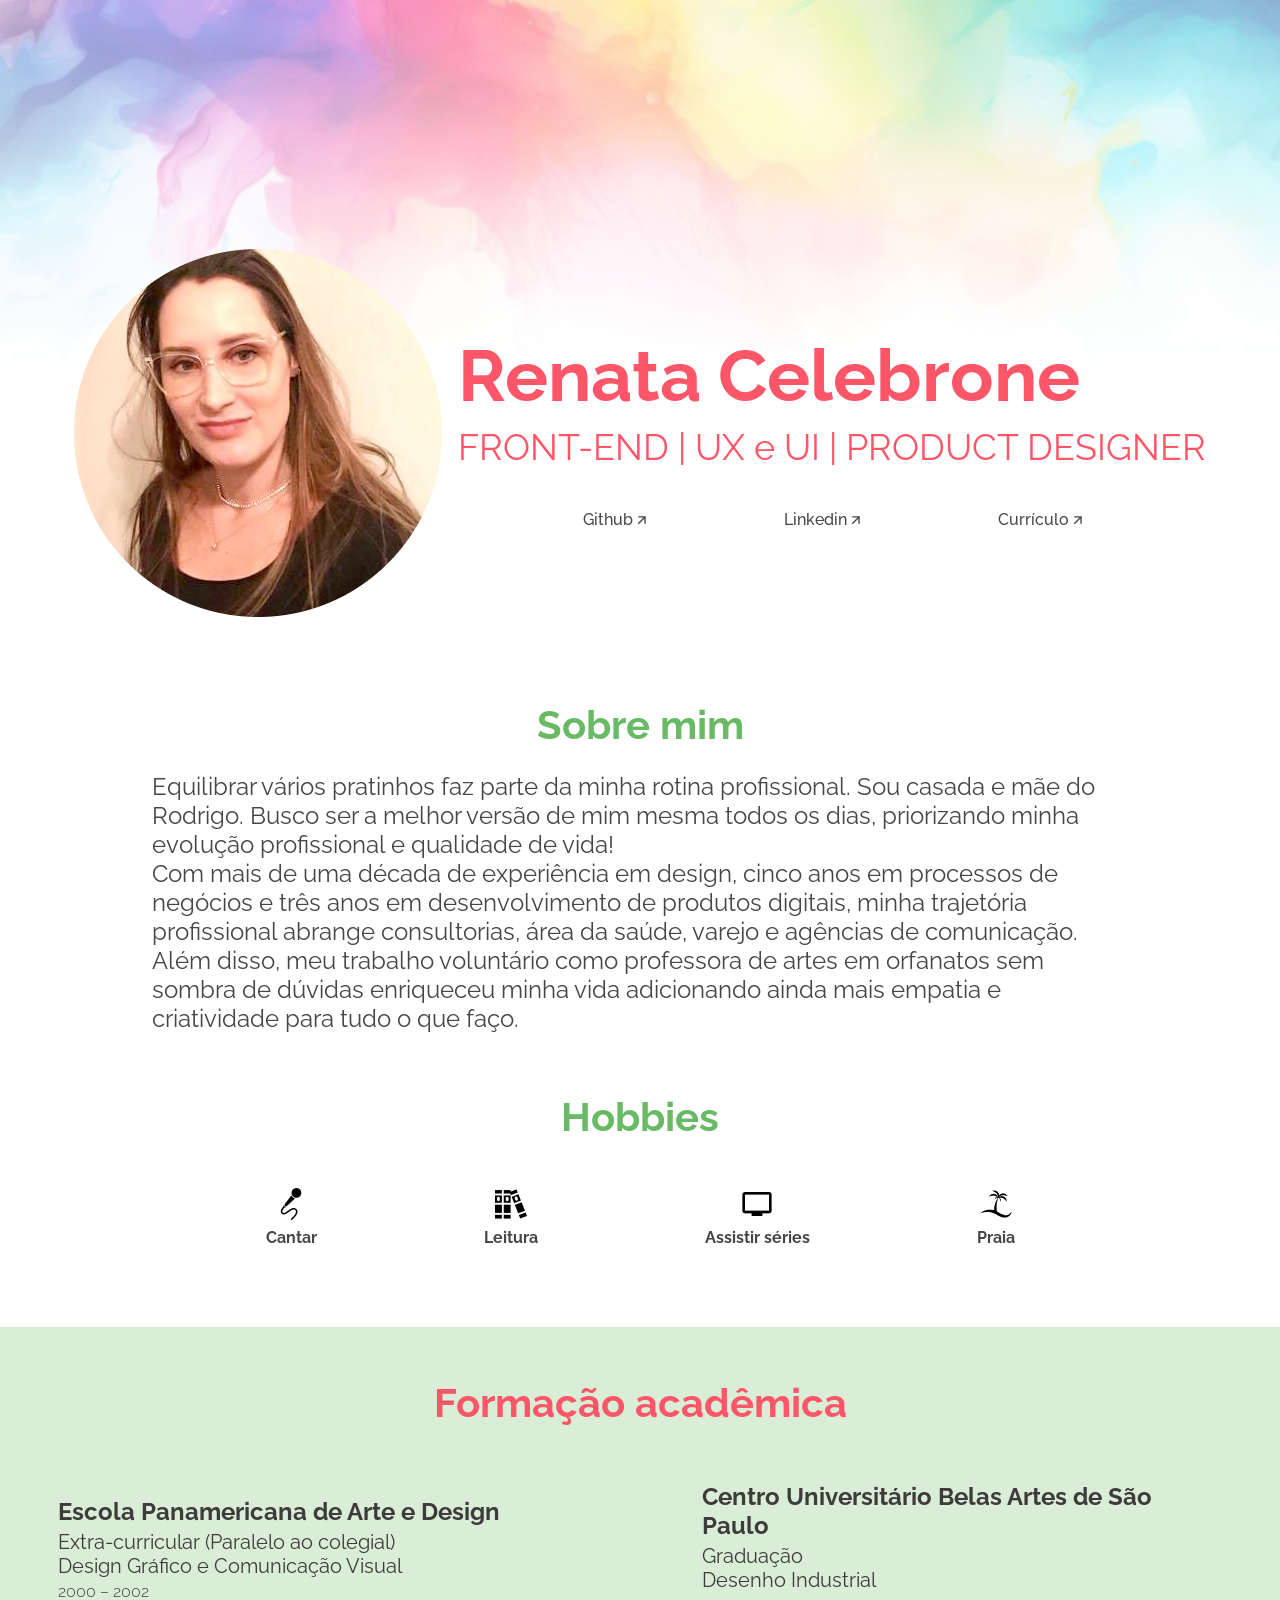
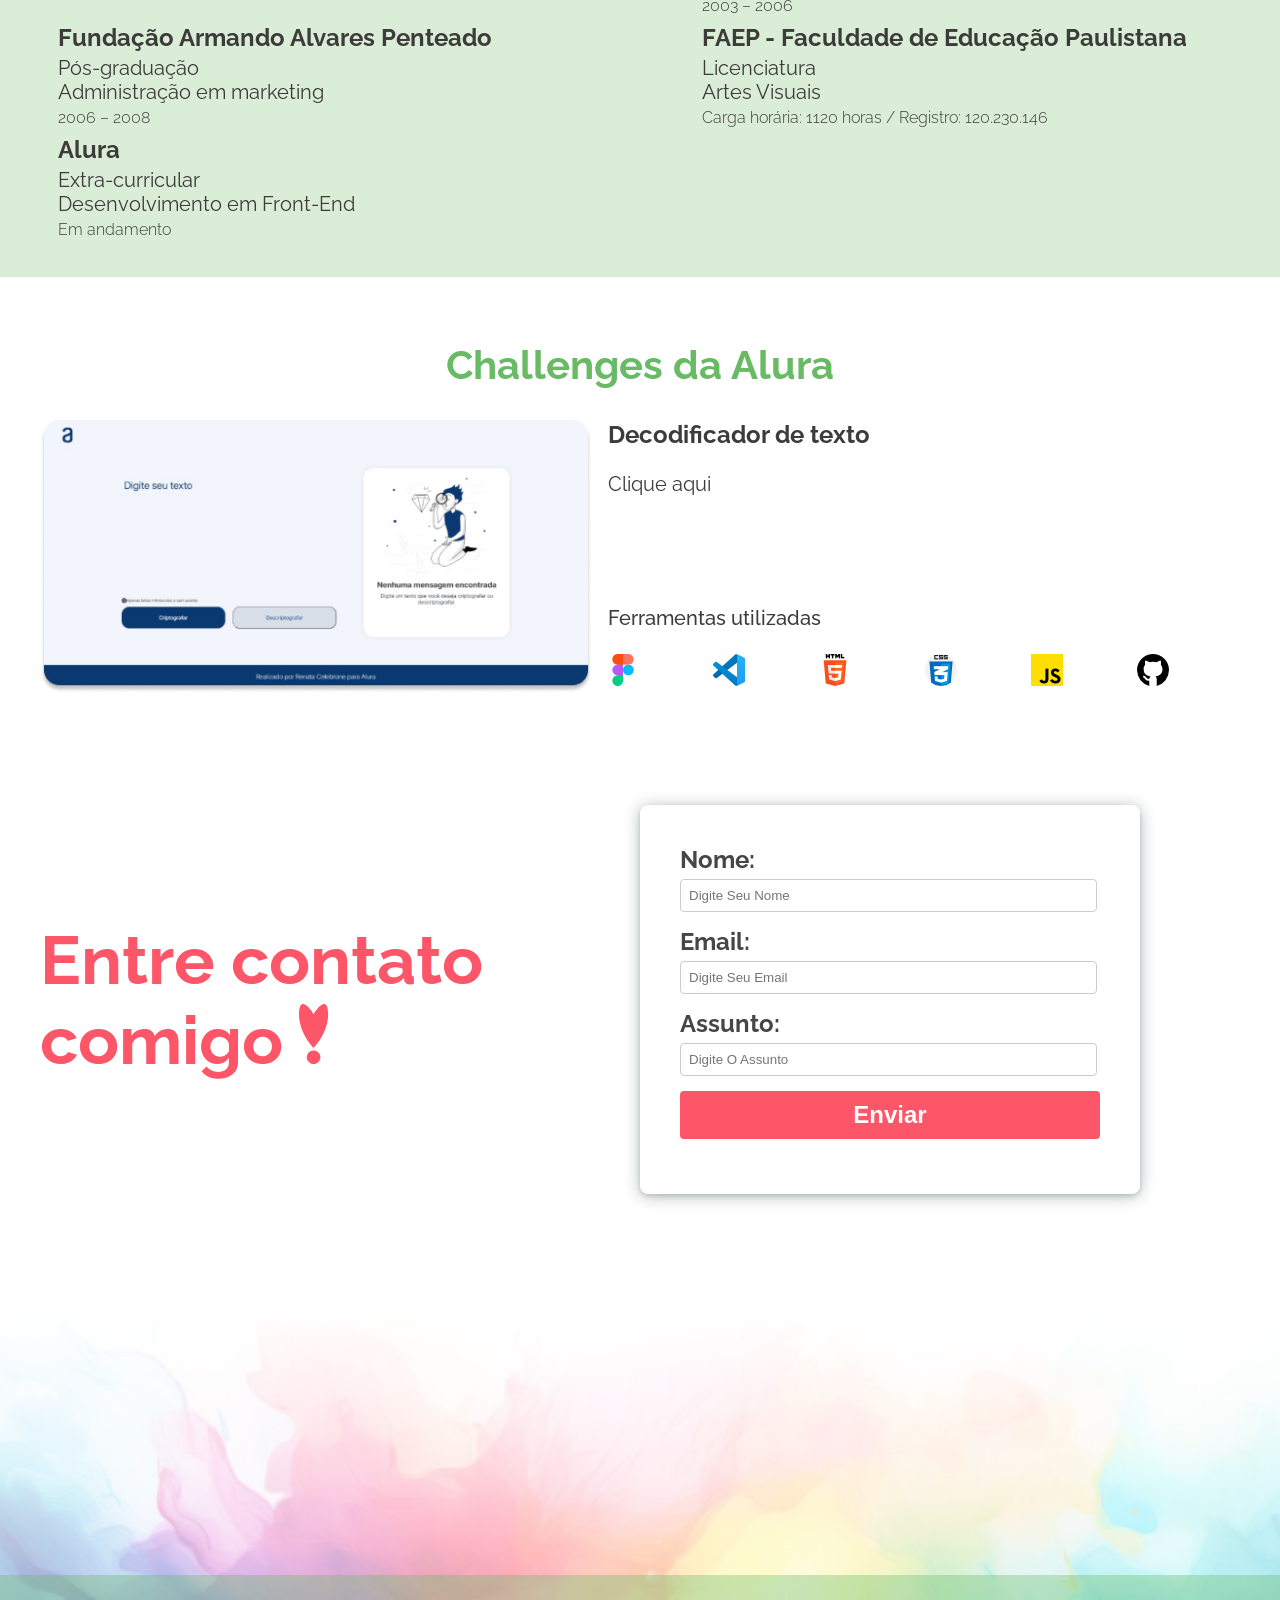
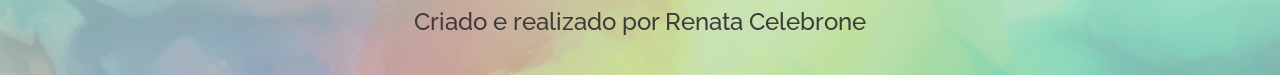
<file: index.html>
<!DOCTYPE html>
<html lang="pt">

<head>
    <meta charset="UTF-8">
    <meta http-equiv="X-UA-Compatible" content="IE=edge">
    <meta name="viewport" content="width=device-width, initial-scale=1.0">
    <link rel="stylesheet" href="style.css">
    <title>Portifolio challenge by Re</title>
</head>


<!-- Cabeçalho -->

<body>
    <header class="cabecalho">
        <div class="cabecalho__fundo"></div> <!-- Fundo separado para o background -->
        <div class="cabecalho__conteudo container">
            <img class="cabecalho__conteudo__foto" src="img/foto Re.png" alt="Imagem da Renata">
            <section class="cabecalho__conteudo__dados">
                <h1 class="cabecalho__conteudo__dados__titulo">Renata Celebrone</h1>
                <h2 class="cabecalho__conteudo__dados__subtitulo">FRONT-END | UX e UI | PRODUCT DESIGNER</h2>
                <nav class="social__links">
                    <a href="https://github.com/ReCelebrone">Github <img src="assets/arrow.png"
                            alt="Imagem de uma seta"></a>
                    <a href="https://www.linkedin.com/in/renata-celebrone1507/">Linkedin <img src="assets/arrow.png"
                            alt="Imagem de uma seta"></a>
                    <a href="">Currículo <img src="assets/arrow.png" alt="Imagem de uma seta"></a>
                </nav>
            </section>
        </div>

        <!-- Sobre mim -->
        <div class="sobremim">
            <h1 class="sobremim__titulo">Sobre mim</h1>
            <p class="sobremim__texto">Equilibrar vários pratinhos faz parte da minha rotina profissional.
                Sou casada e mãe do Rodrigo. Busco ser a melhor versão de mim mesma todos os dias,
                priorizando minha evolução profissional e qualidade de vida!<br>
                Com mais de uma década de experiência em design, cinco anos em processos de negócios e
                três anos em desenvolvimento de produtos digitais, minha trajetória profissional abrange
                consultorias, área da saúde, varejo e agências de comunicação.
                Além disso, meu trabalho voluntário como professora de artes em orfanatos sem sombra de
                dúvidas enriqueceu minha vida adicionando ainda mais empatia e criatividade para tudo o
                que faço.</p>
        </div>
    </header>

    <!-- Hobbies -->
    <section class="hobbies">
        <div>
            <h2 class="hobbies__titulo">Hobbies</h2>
            <ul class="hobbies__lista">
                <li class="hobbies__elemento">
                    <img class="hobbies__icone" src="assets/mic icone.png" alt="Imagem de um microfone">
                    <p class="hobbies__nome">Cantar</p>
                </li>
                <li class="hobbies__elemento">
                    <img class="hobbies__icone" src="assets/leitura icone.png" alt="Imagem de um livro">
                    <p class="hobbies__nome">Leitura</p>
                </li>
                <li class="hobbies__elemento">
                    <img class="hobbies__icone" src="assets/tv icone.png" alt="Imagem de uma televisão">
                    <p class="hobbies__nome">Assistir séries</p>
                </li>
                <li class="hobbies__elemento">
                    <img class="hobbies__icone" src="assets/praia icone.png" alt="Imagem de um coqueiro">
                    <p class="hobbies__nome">Praia</p>
                </li>
            </ul>
        </div>
    </section>

    <!-- Formação acadêmica -->
    <section class="formacao">
        <div class="formacao__fundo">
            <div class="formacao__conteudo">
                <h1 class="formacao__titulo">Formação acadêmica</h1>
                <ul class="formacao__lista">
                    <li class="formacao__elemento">
                        <h2 class="formacao__instituicao">Escola Panamericana de Arte e Design</h2>
                        <p class="formacao__descricao">Extra-curricular (Paralelo ao colegial)<br>
                            Design Gráfico e Comunicação Visual</p>
                        <p class="formacao__datas">2000 – 2002</p>
                    </li>
                    <li class="formacao__elemento">
                        <h2 class="formacao__instituicao">Centro Universitário Belas Artes de São Paulo</h2>
                        <p class="formacao__descricao">Graduação<br>
                            Desenho Industrial</p>
                        <p class="formacao__datas">2003 – 2006</p>
                    </li>
                    <li class="formacao__elemento">
                        <h2 class="formacao__instituicao">Fundação Armando Alvares Penteado</h2>
                        <p class="formacao__descricao">Pós-graduação<br>
                            Administração em marketing</p>
                        <p class="formacao__datas">2006 – 2008</p>
                    </li>
                    <li class="formacao__elemento">
                        <h2 class="formacao__instituicao">FAEP - Faculdade de Educação Paulistana</h2>
                        <p class="formacao__descricao">Licenciatura<br>
                            Artes Visuais</p>
                        <p class="formacao__datas">Carga horária: 1120 horas / Registro: 120.230.146</p>
                    </li>
                    <li class="formacao__elemento">
                        <h2 class="formacao__instituicao">Alura</h2>
                        <p class="formacao__descricao">Extra-curricular<br>
                            Desenvolvimento em Front-End</p>
                        <p class="formacao__datas">Em andamento</p>
                    </li>
                </ul>
            </div>
        </div>

    </section>

    <!-- Challenges Alura -->
    <div class="challenge__alura">
        <h1 class="challenge__alura__titulo">Challenges da Alura</h1>
        <div class="challenge__alura__conteudo container">
            <img class="challenge__alura__img" src="img/challenge decodificador img.png" alt="Imagem do desafio">
            <section class="challenge__alura__dados">
                <h2 class="challenge__subtitulo">Decodificador de texto</h2>
                <a href="https://github.com/ReCelebrone/decodificador">Clique aqui</a>
                <nav class="ferramentas-utilizadas">
                    <p class="ferramentas-utilizadas__texto">Ferramentas utilizadas</p>
                    <ul class="icone__container">
                        <li class="icone__elemento">
                            <img class="icone" src="assets/Figma icone.png" alt="Ícone figma">
                        </li>
                        <li class="icone__elemento">
                            <img class="icone" src="assets/vscode.png" alt="Ícone visual studio">
                        </li>
                        <li class="icone__elemento">
                            <img class="icone" src="assets/Html 5 icone.png" alt="Ícone html5">
                        </li>
                        <li class="icone__elemento">
                            <img class="icone" src="assets/Css icone.png" alt="Ícone css">
                        </li>
                        <li class="icone__elemento">
                            <img class="icone" src="assets/Js icone.png" alt="Ícone javascript">
                        </li>
                        <li class="icone__elemento">
                            <img class="icone" src="assets/github icone.png" alt="Ícone github">
                        </li>
                    </ul>
                </nav>
            </section>
        </div>
    </div>

    <!--Contato-->
    <section class="contato">
        <div class="contato__container container">
            <div class="contato__conteudo__titulo">
                <h3 class="contato__titulo">
                    Entre contato comigo <svg width="30" height="60" viewBox="0 0 30 60" fill="none" xmlns="http://www.w3.org/2000/svg">
                        <path d="M29.0782 8.27347C28.2266 -7.35639 19.0074 2.5989 14.5646 10.1416C10.1228 2.5989 0.911948 -7.35639 0.0549055 8.27347C-1.03862 28.3894 14.5646 43.9776 14.5646 43.9776C14.5646 43.9776 30.165 28.3913 29.0782 8.27347Z" fill="#FD5668"/>
                        <path d="M14.5668 46.4053C18.3213 46.4053 21.3635 49.4471 21.3635 53.2029C21.3635 56.9561 18.3216 60.0002 14.5668 60.0002C10.8127 60.0002 7.76953 56.9564 7.76953 53.2029C7.76953 49.4471 10.8127 46.4053 14.5668 46.4053Z" fill="#FD5668"/>
                        </svg>
                </h3>
            </div>
            <div class="formulario-container">
                <form action="#" method="post">
                    <div class="campo">
                        <label for="nome">Nome:</label>
                        <input type="text" id="nome" name="nome" required placeholder="Digite Seu Nome">
                    </div>
                    <div class="campo">
                        <label for="email">Email:</label>
                        <input type="email" id="email" name="email" required placeholder="Digite Seu Email">
                    </div>
                    <div class="campo">
                        <label for="assunto">Assunto:</label>
                        <input type="text" id="assunto" name="assunto" required placeholder="Digite O Assunto">
                    </div>
                    <div class="campo">
                        <button type="submit" class="botao">Enviar</button>
                    </div>
                </form>
            </div>
    </section>





    <!-- Rodapé -->
    <footer class="rodape">
        <div class="rodape__fundo"></div>
        <div class="rodape__retangulo">
            <p class="rodape__texto">Criado e realizado por Renata Celebrone</p>
        </div>
    </footer>
</body>
</file>
<file: style.css>
/* Fonte do Projeto Raleway */
@import url('https://fonts.googleapis.com/css2?family=Raleway:ital,wght@0,100..900;1,100..900&display=swap');

* {
    margin: 0;
    padding: 0;
}

/* Background da tela toda*/

body {
    width: 100%;
    background-color: #fff;
    overflow: scroll;
    align-content: center;
}

.container {
    max-width: 1200px;
}

/*Cabeçalho*/

.cabecalho {
    display: flex;
    flex-direction: column;
    align-items: center;
    width: 100%;
    padding-top: 0;
    margin: 0 auto;
}

.cabecalho__fundo {
    display: flex;
    width: 100%;
    height: 421px;
    align-items: center;
    position: absolute;
    background-image: url('img/aquarela img superior.png');
    background-size: cover;
    background-position: center;
    z-index: 0;
}

.cabecalho__conteudo {
    display: flex;
    flex-direction: row;
    /*width: 100%;*/
    margin-top: 225px;
    align-items: center;
    z-index: 1;
    padding: 1.5rem 1rem; /*Topo, Direita, Abaixo, Esquerda*/
}

.cabecalho__conteudo__foto {
    width: 368px;
    height: 368px;
}

.cabecalho__conteudo__dados {
    display: flex;
    flex-direction: column;
    width: 100%; /*747px*/
    height: 201px;
    margin-left: 16px;
}

.cabecalho__conteudo__dados__titulo {
    width: 90%;
    font-family: "Raleway", sans-serif;
    font-size: 72px;
    font-weight: 700;
    color: #FD5668;
    text-align: left;
}

.cabecalho__conteudo__dados__subtitulo {
    width: 100%;
    font-family: "Raleway", sans-serif;
    font-size: 36px;
    font-weight: 400;
    color: #FD5668;
    text-align: left;
    margin-top: 8px;   
}

/*Redes sociais links*/

.social__links {
    display: flex;
    flex-direction: row;
    width: 100%;
    justify-content: center;
    gap: 130px;
    margin-top: 38px;
}

.social__links a {
    font-family: "Raleway", sans-serif;
    font-size: 16px;
    font-weight: 500;
    color: #464646;
    text-decoration: none;
    padding: 4px;
}

.social__links a:hover {
    color: #68BA65;
}

/*Sobre mim*/

.sobremim {
    display: flex;
    flex-direction: column;
    width: 100%;
    margin-top: 60px;
    align-items: center;
}

.sobremim__titulo {
    width: 100%;
    height: 47px;
    font-family: "Raleway", sans-serif;
    font-size: 40px;
    font-weight: 700;
    color: #68BA65;
    text-align: center;
}

.sobremim__texto {
    font-family: "Raleway", sans-serif;
    font-size: 24px;
    font-weight: 400;
    color: #464646;
    margin-top: 24px;
    margin-left: 152px; 
    margin-right: 152px;
    text-align: left;  
}

/*Hobbies*/

a, ol, ul, li {
    list-style: none;
    text-decoration: none;
}


.hobbies {
    display: flex;
    flex-direction: column;
    width: 100%;
    height: 130px;
    margin-top: 60px;
    align-items: center;
}

.hobbies__titulo {
    font-family: "Raleway", sans-serif;
    font-size: 40px;
    font-weight: 700;
    color: #68BA65;  
    text-align: center;
    margin-left: 152px; 
    margin-right: 152px;  
}

.hobbies__lista {
    display: flex;
    margin-top: 24px;
    justify-content: center;
    align-items: center;
    list-style: none;
    padding: 0;
    gap: 167px;
    margin-left: 192px;
    margin-right: 192px;
}

.hobbies__elemento {
    display: flex;
    flex-direction: column;
    align-items: center;
    width: auto;
}

.hobbies__icone {
    margin-top: 24px;
    width: 32px;
    height: 32px;
    align-items: center;
}

.hobbies__nome {
    margin-top: 8px;    
    font-family: "Raleway", sans-serif;
    font-size: 16px;
    font-weight: 700;
    color: #464646;
}

/*Formação Acadêmica*/

.formacao {
    display: flex;
    flex-direction: column;
    margin-top: 72px;
    margin-left: 0;
    margin-right: 0;
    width: 100%;
    align-items: center;
    padding-top: 2rem;
    padding-bottom: 2rem;
}

.formacao__fundo {
    width: 100%;
    height: 550px;
    background-color: #D9EDD7;
}

.formacao__conteudo {
    padding-top: 2rem;
    padding-bottom: 2rem; 
    margin: 0 auto;   
}

.formacao__titulo {
    width: 100%;
    margin-top: 20px;
    font-family: "Raleway", sans-serif;
    text-align: center;
    font-size: 40px;
    font-weight: 700;
    color: #FD5668;
    align-items: center;    
}

.formacao__lista {
    display: grid;
    grid-template-columns: 1fr 1fr;
    gap: 8px;
    list-style: none;
    padding: 0;
    margin-top: 24px;
    width: 100%;
    height: 355px;
    align-items: center;
    justify-items: center;
    padding-top: 2rem;
    padding-bottom: 2rem;
}

.formacao__lista li {
    text-align: left;
}

.formacao__elemento {
    width: 521px;
    height: auto;
}

.formacao__instituicao {
    font-family: "Raleway", sans-serif;
    font-size: 24px;
    font-weight: 700;
    color: #3E3B3B;    
}

.formacao__descricao {
    margin-top: 4px;
    font-family: "Raleway", sans-serif;
    font-size: 20px;
    font-weight: 400;
    color: #3E3B3B;     
}

.formacao__datas {
    margin-top: 4px;
    font-family: "Raleway", sans-serif;
    font-size: 16px;
    font-weight: 300;
    color: #3E3B3B;    
}

/*Challenges Alura*/

.challenge__alura {
    display: flex;
    flex-direction: column;
    justify-content: space-between;
    margin: 0 auto;
    width: 100%;
    height: 344px;
    padding-top: 2rem;
}

.challenge__alura__titulo {
    font-family: "Raleway", sans-serif;
    font-size: 40px;
    font-weight: 700;
    color: #68BA65;
    text-align: center;   
}

.challenge__alura__conteudo {
    margin-top: 24px;
    display: flex;
    flex-direction: row;
    width: 100%;
    height: 273px;
    margin: 0 auto;
    padding-top: 2rem;
}

.challenge__alura__img {
    max-width: 560px;
    height: 273px;
    margin-left: 0;
}

.challenge__subtitulo {
    font-family: "Raleway", sans-serif;
    font-size: 24px;
    font-weight: 700;
    color: #3E3B3B;
    text-align: left;
    width: 560px;
    height: 28px;
    margin-left: 16px;
    margin-bottom: 24px;
}

.challenge__alura__dados a {
    margin-top: 0;
    margin-left: 0;
    margin-left: 16px;
    font-family: "Raleway", sans-serif;
    font-size: 20px;
    font-weight: 400;
    color: #3E3B3B;
    text-align: left;
}

a:hover {
    color: #68BA65;
}

/*Ferramentas utilizadas*/

.ferramentas-utilizadas {
    display: flex;
    flex-direction: column;
    align-items: flex-start;
    margin-top: 110px;
    width: 560px;
    height: auto;
    padding: 0;
}

.ferramentas-utilizadas__texto {
    font-family: "Raleway", sans-serif;
    font-size: 20px;
    font-weight: 500;
    color: #3E3B3B;
    text-align: left;
    margin-left: 16px;
    margin-bottom: 24px;
}

.icone__container {
    display: flex;
    justify-content: center;
    margin-left: 16px;
    width: 560px;
    gap: 74px;
    padding: 0;
    list-style: none;
}

.icone__elemento {
    display: flex;
    flex-direction: column;
}

.icone {
    width: 32px;
    height: 32px;
}

/*Contato*/

.contato {
    padding-top: 120px;
}

.contato,
.contato__container {
    margin: 0 auto;
}

.contato__container {
    display: grid;
    grid-template-columns: 1fr 1fr;
}

.contato__conteudo__titulo {
    display: flex;
    justify-content: center;
    align-items: center;
}

.contato__titulo {
    font-family: "Raleway", sans-serif;
    font-size: 68px;
    font-weight: 700;
    color: #FD5668; 
}

.formulario-container {
    background-color: #fff;
    font-family: "Raleway", sans-serif;
    padding: 20px;
    border-radius: 8px;
    box-shadow: 0 0 10px rgba(0,0,0,0.1);
    width: 70%;
    padding: 2.5rem;
    box-shadow: rgba(14, 30, 37, 0.12) 0px 2px 4px 0px, rgba(14, 30, 37, 0.32) 0px 2px 16px 0px;
}

.campo {
    margin-bottom: 15px;
}

.campo label {
    color: #464646;
    display: block;
    margin-bottom: 5px;
    font-weight: bold;
    font-size: 1.5rem;
}

.campo input {
    width: 95%;
    padding: 8px;
    border: 1px solid #ccc;
    border-radius: 4px;
}

.botao {
    width: 100%;
    padding: 10px;
    background-color: #FD5668;
    color: #fff;
    border: none;
    border-radius: 4px;
    cursor: pointer;
    font-weight: bold;
    font-size: 1.5rem;
}

.botao:hover {
    background-color: #fc828e;
    color: #963a3a;
}

/*Rodapé*/

.rodape {
    margin-top: 60px;
    display: flex;
    position: relative;
    text-align: center;
    font-family: "Raleway", sans-serif;
    width: 100%;
    height: 421px;
}

.rodape__fundo {
    width: 100%;
    height: 421px;
    background-image: url('img/aquarela img inferior.png');
    background-size: cover;
    background-position: center;
    z-index: 0;
}

.rodape__retangulo {
    position: absolute;
    bottom: 0;
    width: 100%;
    height: 100px;
    background-color: rgba(104, 186, 101, 0.35);
    /*display: flex;*/
    align-items: center;
    z-index: 1;
    margin: 0 auto;
}

.rodape__texto {
    font-size: 24px;
    font-weight: 500;
    text-align: center;
    color: #3E3B3B;
    z-index: 2;
    padding: 2rem;
}

/*Responsividade*/

@media screen and (max-width: 1200px){
    .social__links {
        gap: 32px;
    }
    
    .hobbies__lista {
        flex-wrap: wrap;
        margin: 0;
    }

    .formacao {
        margin-top: 20px;
    }

    .formacao__fundo {
        width: 100%;
        height: 760px;
        background-color: #D9EDD7;
    }

    .formacao__lista {
        grid-template-columns: 1fr;
        width: 100%;
    }

    .challenge__alura {
        padding-top: 1.5rem;
        margin: 0 auto;
    }

    .challenge__alura__conteudo {
        margin-top: 24px;
        flex-direction: column;
        width: 100%;
        margin: 0 auto;
        padding-top: 2rem;
        padding-bottom: 2rem;
        z-index: 1;
    }

    .challenge__alura__dados {
        text-align: justify;
        margin: 0 auto;
    }

    .challenge__alura__img {
        width: 100%;
        margin: 0 auto;
        padding-top: 2rem;
        padding-bottom: 2rem;
    }

    .ferramentas-utilizadas {
        width: 100%;
    }

    .icone__container {
        justify-content: center;
        flex-wrap: wrap;
        width: 90%;
        gap: 62px;
        padding: 0;
    }

    .contato, .contato__container {
        margin: 0 auto;
        margin-top: 12rem;
    }

    .contato__container {
        grid-template-columns: 1fr;
        gap: 5rem;
    }

    .formulario-container {
        margin: 0 auto;
    }
    
}

@media screen and (max-width: 800px) {
    .cabecalho__conteudo {
        flex-direction: column;
        margin: 0 auto;
    }

    .cabecalho__conteudo__foto {
        width: 60%;
        height: 60%;
    }

    .contato__conteudo__titulo {
        padding: 2rem;
    }

    .contato__titulo {
        font-size: 52px;
    }
}

@media screen and (max-width: 600px){
    .cabecalho__conteudo__dados {
        flex-direction: column;
        text-align: center;
    }

    .cabecalho__conteudo__dados {
        align-items: center;
    }

    .cabecalho__conteudo__dados__titulo {
        padding-top: 1rem;
        font-size: 48px;
        text-align: center;
    }

    .cabecalho__conteudo__dados__subtitulo {
        text-align: center;
        font-size: 28px;
    }

    .sobremim__titulo {
        font-size: 32px;
    }

    .sobremim__texto {
        font-size: 20px;
    }

    .hobbies__titulo {
        font-size: 32px;
        margin: 0 auto;
    }

    .formacao__titulo {
        font-size: 32px;
    }

    .formacao__lista {
        width: 90%;
        padding: 1rem;
    }

    .formacao__elemento {
        width: 100%;
        height: auto;
    }

    .challenge__alura__titulo {
        font-size: 32px;
    }

    .challenge__subtitulo {
        width: 90%;
    }
    
}

@media screen and (max-width: 480px) {
    .sobremim__titulo {
        margin-top: 40px;
    }

    .sobremim__texto {
        width: 80%;
        margin-left: 0;
        margin-right: 0;
    }

    .hobbies {
        height: max-content;
    }

    .hobbies__lista {
        gap: 40px;
        padding-top: 1rem;
    }

    .formacao__fundo {
        width: 100%;
        height: 860px;
        background-color: #D9EDD7;
    }

    .challenge__alura__img {
        width: 90%;
    }

    .social__links {
        gap: 16px;
    }
    
}
</file>
